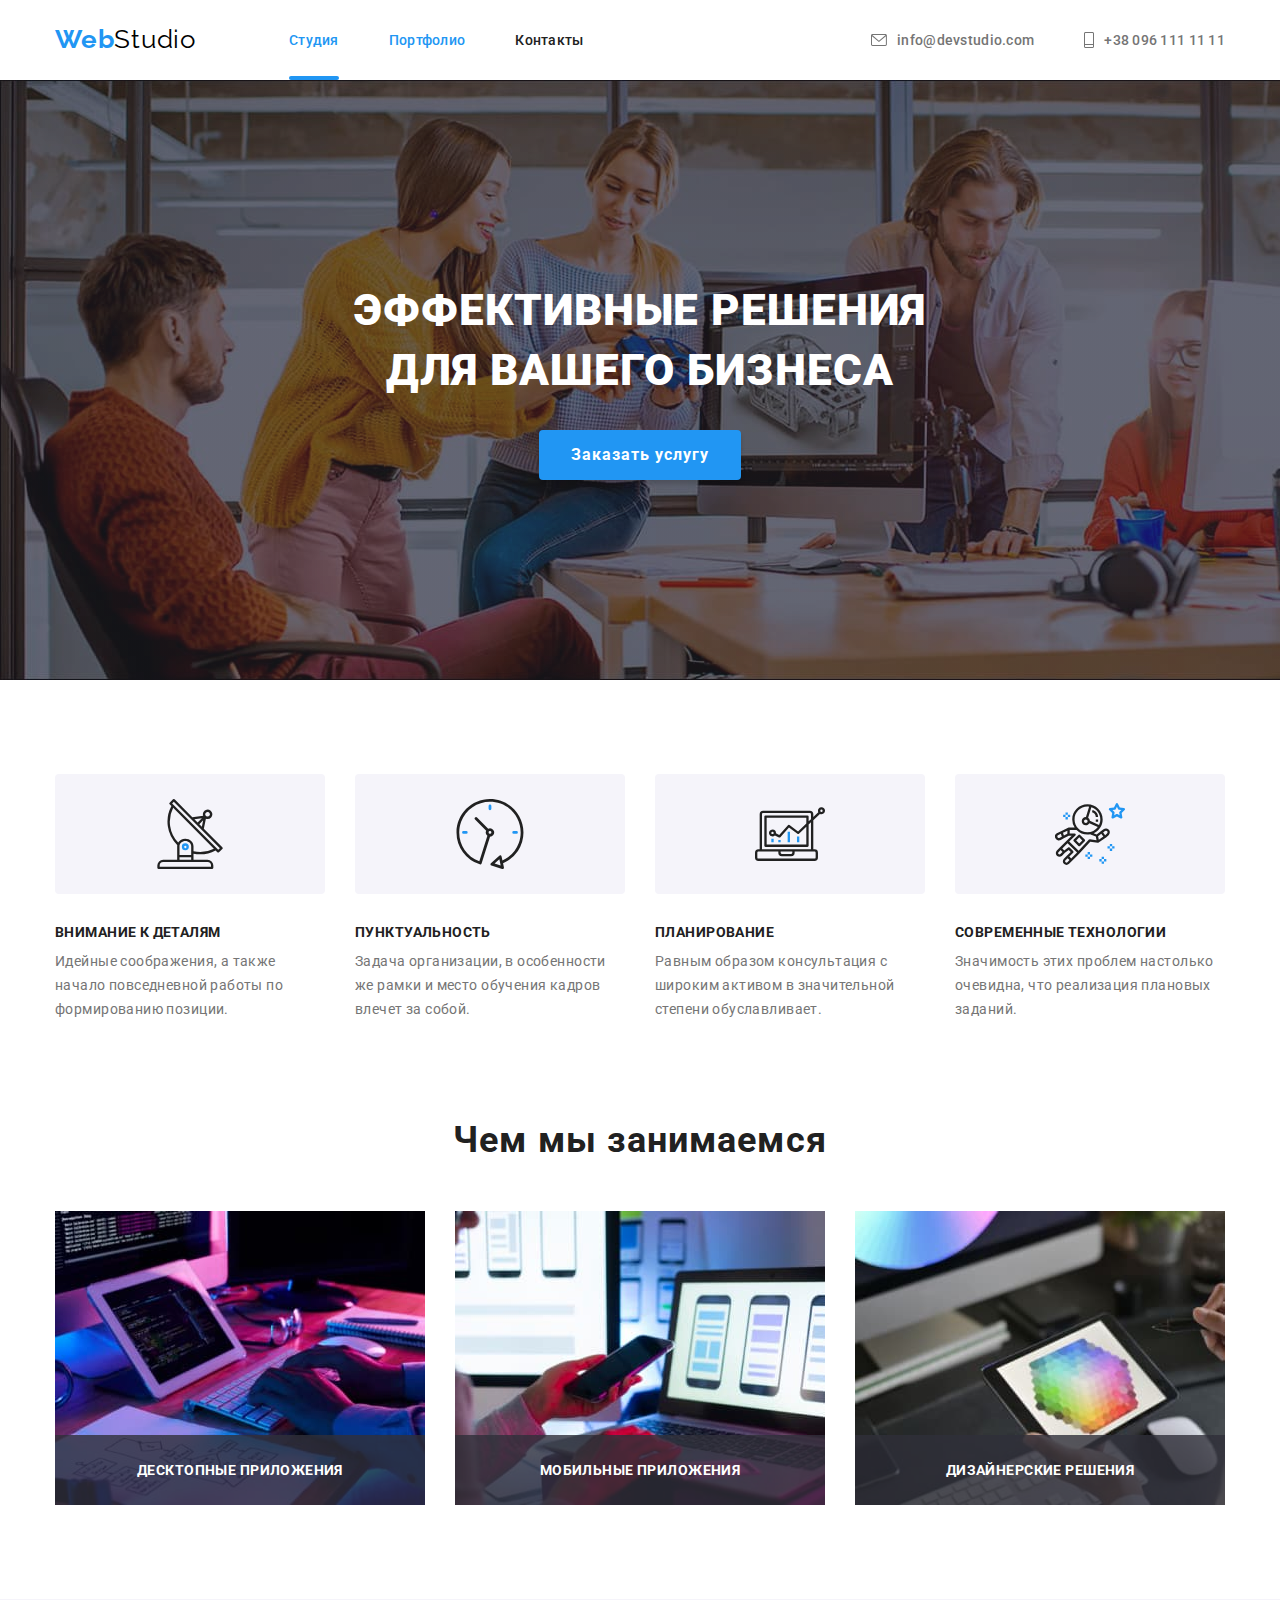
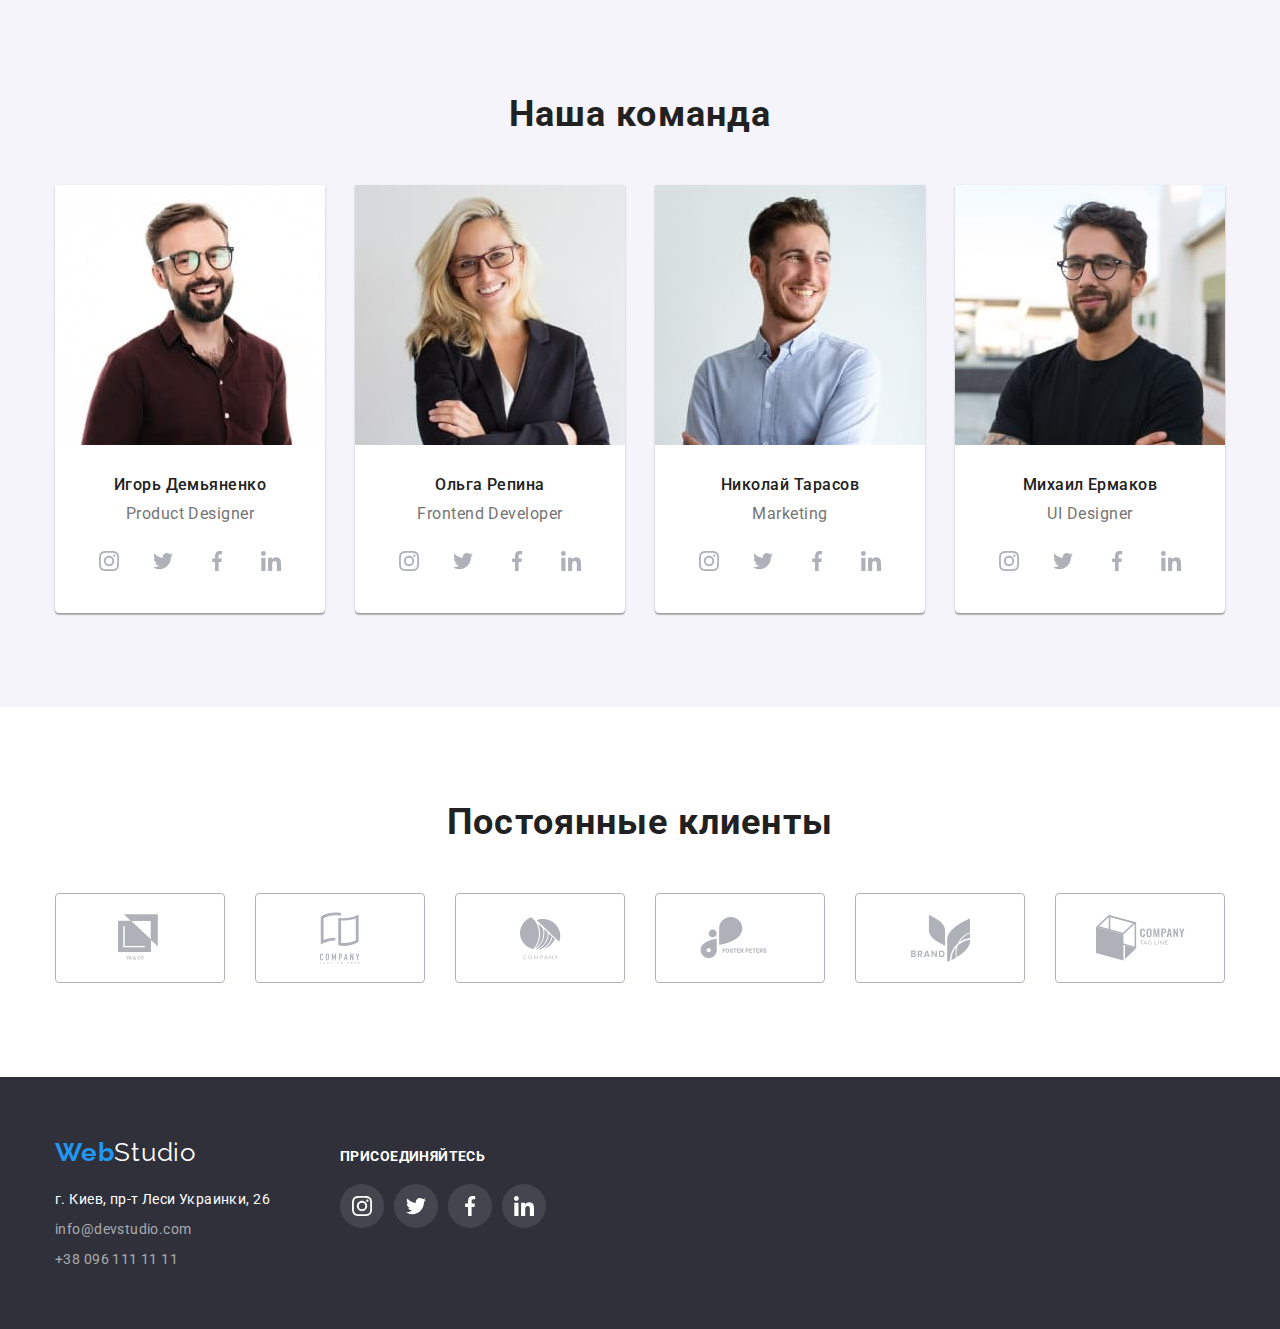
<file: index.html>
<!DOCTYPE html>
<html lang="ru">
<head>
  <meta charset="UTF-8">
  <meta name="viewport" content="width=device-width, initial-scale=1.0">
  <title>Студия</title>
  <link rel="preconnect" href="https://fonts.gstatic.com">
  <link href="https://fonts.googleapis.com/css2?family=Raleway:wght@700&family=Roboto:wght@400;500;700;900&display=swap"
    rel="stylesheet">
  <link rel="stylesheet" href="./css/modern-normalize.css">
  <link rel="stylesheet" href="./css/styles.css">
</head>
<body>
  <!-- хедер -->
  <header class="header-section">
    <div class="container header-div">
      <nav class="navigation">
        <a class="nav-logo" href="./index.html">
          <p class="logo">Web<span>Studio</span></p> 
        </a>
        <ul class="nav-list">
          <li class="item"><a class="nav-link current" href="./index.html">Студия</a></li>
          <li class="item"><a class="nav-link" href="./portfolio.html">Портфолио</a></li>
          <li class="item"><a class="nav-link" href="">Контакты</a></li>
        </ul>
      </nav>
      <address>
        <ul class="nav-contacts">
          <li class="item"><a class="nav-contact" href="mailto:info@devstudio.com">
            <svg class="nav-svg" width="16" height="12">
              <use href="./images/sprite.svg#mail"></use>
            </svg>
            info@devstudio.com
          </a></li>
          <li class="item"><a class="nav-contact" href="tel:+380961111111">
            <svg class="nav-svg" width="10" height="16">
              <use href="./images/sprite.svg#phone"></use>
            </svg>
            +38 096 111 11 11
          </a></li>
        </ul>
      </address>
    </div>
  </header>
    <!-- майн -->
  <main>
      
    <!-- Hero-section -->
    <section class="hero-section">
      <h1 class="hero-title">ЭФФЕКТИВНЫЕ РЕШЕНИЯ<br>ДЛЯ ВАШЕГО БИЗНЕСА</h1>
      <button type="button" class="hero-button" data-modal-open>Заказать услугу</button>
    </section>
      <!-- Advantages-section -->

    <section class="advantages-section">
      <div class="container">
        <!-- скрытый заголовок -->
        <h2 class="visually-hidden">Преимущества</h2>
        <ul class="advantages-list">
          <li class="advantages-item">
            <div class="advantages-div">
              <svg class="advantages-icons" width="70" height="70">
                <use class="antenna-icon" href="./images/sprite.svg#antenna"></use>
              </svg>
            </div>
            <h3>ВНИМАНИЕ К ДЕТАЛЯМ</h3>
            <p>Идейные соображения, а также начало повседневной работы по формированию позиции.</p>
          </li>
          <li class="advantages-item antenna-icon">
            <div class="advantages-div">
              <svg class="advantages-icons" width="70" height="70">
                <use href="./images/sprite.svg#clock" width="70" height="70"></use>
              </svg>
            </div>
            <h3>ПУНКТУАЛЬНОСТЬ</h3>
            <p>Задача организации, в особенности же рамки и место обучения кадров влечет за собой.</p>
          </li>
          <li class="advantages-item">
            <div class="advantages-div">
              <svg class="advantages-icons" width="70" height="70">
                <use href="./images/sprite.svg#diagram"></use>
              </svg>
            </div>
            <h3>ПЛАНИРОВАНИЕ</h3>
            <p>Равным образом консультация с широким активом в значительной степени обуславливает.</p>
          </li>
          <li class="advantages-item">
            <div class="advantages-div">
              <svg class="advantages-icons" width="70" height="70">
                <use href="./images/sprite.svg#astronaut"></use>
              </svg>
            </div>
            <h3>СОВРЕМЕННЫЕ ТЕХНОЛОГИИ</h3>
            <p>Значимость этих проблем настолько очевидна, что реализация плановых заданий.</p>
          </li>
        </ul>
      </div>  
    </section>
    <!-- Illustrations-section -->
    <section class="illustrations-section">
      <div class="container"> 
        <h2 class="illustrations-title">Чем мы занимаемся</h2>
        <ul class="illustrations-list">
          <li class="item">
            <img src="./images/img1.jpg" alt="Программист крупным планом работает за столом в офисе" width="370">
            <p class="illustrations-text">десктопные приложения</p>
          </li>
          <li class="item">
            <img src="./images/img2.jpg" alt="Веб-дизайнеры пользовательского интерфейса разрабатывают приложения для смартфонов, команда разработчиков работает над интерфейсом мобильных телефонов" width="370">
            <p class="illustrations-text">мобильные приложения</p>
          </li>
          <li class="item">
            <img src="./images/img3.jpg" alt="Креативный художник веб-дизайна с рабочим графическим планшетом для выбора цвета" width="370">
            <p class="illustrations-text">дизайнерские решения</p>
          </li>
        </ul>
      </div>
    </section>
    <!-- Team-section -->
    <section class="team-section">
      <div class="container">
        <h2 class="team-title">Наша команда</h2>
        <ul class="team-list">
          <li class="item">
            <img src="./images/photo1.jpg" alt="Игорь Демьяненко" width="270">
            <h3 class="teammate">Игорь Демьяненко</h3>
            <p class="teammate-profession" lang="en">Product Designer</p>
            <ul class="social-list">
              <li class="social-item">
                <a class="social-link" href="">
                  <svg width="20" height="20">
                    <use href="./images/sprite.svg#instagram"></use>
                  </svg>
                </a>
              </li>
              <li class="social-item">
                <a class="social-link" href="">
                  <svg width="20" height="20">
                    <use href="./images/sprite.svg#twitter"></use>
                  </svg>
                </a>
              </li>
              <li class="social-item">
                <a class="social-link" href=".">
                  <svg width="20" height="20">
                    <use href="./images/sprite.svg#facebook"></use>
                  </svg>
                </a>
              </li>
              <li class="social-item">
                <a class="social-link" href="">
                  <svg width="20" height="20">
                    <use href="./images/sprite.svg#linkedin"></use>
                  </svg>
                </a>
              </li>
            </ul>
          </li>
          <li class="item">
            <img src="./images/photo2.jpg" alt="Ольга Репина" width="270">
            <h3 class="teammate">Ольга Репина</h3>
            <p class="teammate-profession" lang="en">Frontend Developer</p>
            <ul class="social-list">
              <li class="social-item">
                <a class="social-link" href="">
                  <svg width="20" height="20">
                    <use href="./images/sprite.svg#instagram"></use>
                  </svg>
                </a>
              </li>
              <li class="social-item">
                <a class="social-link" href="">
                  <svg width="20" height="20">
                    <use href="./images/sprite.svg#twitter"></use>
                  </svg>
                </a>
              </li>
              <li class="social-item">
                <a class="social-link" href="">
                  <svg width="20" height="20">
                    <use href="./images/sprite.svg#facebook"></use>
                  </svg>
                </a>
              </li>
              <li class="social-item">
                <a class="social-link" href="">
                  <svg width="20" height="20">
                    <use href="./images/sprite.svg#linkedin"></use>
                  </svg>
                </a>
              </li>
            </ul>
          </li>
          <li class="item">
            <img src="./images/photo3.jpg" alt="Николай Тарасов" width="270">
            <h3 class="teammate">Николай Тарасов</h3>
            <p class="teammate-profession" lang="en">Marketing</p>
            <ul class="social-list">
              <li class="social-item">
                <a class="social-link" href="">
                  <svg width="20" height="20">
                    <use href="./images/sprite.svg#instagram"></use>
                  </svg>
                </a>
              </li>
              <li class="social-item">
                <a class="social-link" href="">
                  <svg width="20" height="20">
                    <use href="./images/sprite.svg#twitter"></use>
                  </svg>
                </a>
              </li>
              <li class="social-item">
                <a class="social-link" href="">
                  <svg width="20" height="20">
                    <use href="./images/sprite.svg#facebook"></use>
                  </svg>
                </a>
              </li>
              <li class="social-item">
                <a class="social-link" href="">
                  <svg width="20" height="20">
                    <use href="./images/sprite.svg#linkedin"></use>
                  </svg>
                </a>
              </li>
            </ul>
          </li>
          <li class="item">
            <img src="./images/photo4.jpg" alt="Михаил Ермаков" width="270">
            <h3 class="teammate">Михаил Ермаков</h3>
            <p class="teammate-profession" lang="en">UI Designer</p>
            <ul class="social-list">
              <li class="social-item">
                <a class="social-link" href="">
                  <svg width="20" height="20">
                    <use href="./images/sprite.svg#instagram"></use>
                  </svg>
                </a>
              </li>
              <li class="social-item">
                <a class="social-link" href="">
                  <svg width="20" height="20">
                    <use href="./images/sprite.svg#twitter"></use>
                  </svg>
                </a>
              </li>
              <li class="social-item">
                <a class="social-link" href="">
                  <svg width="20" height="20">
                    <use href="./images/sprite.svg#facebook"></use>
                  </svg>
                </a>
              </li>
              <li class="social-item">
                <a class="social-link" href="">
                  <svg width="20" height="20">
                    <use href="./images/sprite.svg#linkedin"></use>
                  </svg>
                </a>
              </li>
            </ul>
          </li>
        </ul>
      </div>
    </section>
    <section class="clients-section">
      <div class="container">
        <h2 class="clients-title team-title">Постоянные клиенты<h2>
          <ul class="clients-list">
            <li>
              <a class="logo-link" href="">
                <svg class="logo-svg" width="44" height="49">
                  <use href="./images/sprite.svg#logo1"></use>
                </svg>
              </a>
            </li>
            <li>
              <a class="logo-link" href="">
                <svg class="logo-svg" width="40" height="52">
                  <use href="./images/sprite.svg#logo2"></use>
                </svg>
              </a>
            </li>
            <li>
              <a class="logo-link" href="">
                <svg class="logo-svg" width="41" height="47">
                  <use href="./images/sprite.svg#logo3"></use>
                </svg>
              </a>
            </li>
            <li>
              <a class="logo-link" href="">
                <svg class="logo-svg" width="82" height="42">
                  <use href="./images/sprite.svg#logo4"></use>
                </svg>
              </a>
            </li>
            <li>
              <a class="logo-link" href="">
                <svg class="logo-svg" width="59" height="47">
                  <use href="./images/sprite.svg#logo5" ></use>
                </svg>
              </a>
            </li>
            <li>
              <a class="logo-link" href="">
                <svg class="logo-svg" width="89" height="46">
                  <use href="./images/sprite.svg#logo6"></use>
                </svg>
              </a>
            </li>
          </ul>
      </div>
    </section>
  </main>
    <!-- Footer -->
  <footer class="footer-section">
    <div class="container flex-div">
      <div>
        <a class="footer-logo" href="./index.html">
          <p class="logo">Web<span>Studio</span></p>
        </a>
        <address>
          <p class="footer-address">г. Киев, пр-т Леси Украинки, 26</p>
          <ul class="footer-contacts">
            <li class="item"><a class="footer-contact" href="mailto:info@devstudio.com">info@devstudio.com</a></li>
            <li class="item"><a class="footer-contact" href="tel:+380961111111">+38 096 111 11 11</a></li>
          </ul>
        </address>
      </div>
      <div class="footer-socials">
        <b class="join">ПРИСОЕДИНЯЙТЕСЬ</b>
        <ul class="social-list lower">
          <li class="social-item">
            <a class="social-link lower" href="">
              <svg width="20" height="20">
                <use href="./images/sprite.svg#instagram"></use>
              </svg>
            </a>
          </li>
          <li class="social-item">
            <a class="social-link lower" href="">
              <svg width="20" height="20">
                <use href="./images/sprite.svg#twitter"></use>
              </svg>
            </a>
          </li>
          <li class="social-item">
            <a class="social-link lower" href="">
              <svg width="20" height="20">
                <use href="./images/sprite.svg#facebook"></use>
              </svg>
            </a>
          </li>
          <li class="social-item">
            <a class="social-link lower" href="">
              <svg width="20" height="20">
                <use href="./images/sprite.svg#linkedin"></use>
              </svg>
            </a>
          </li>
        </ul>        
      </div>
    </div>
  </footer>
  <div class="backdrop is-hidden" data-modal>
    <div class="modal">
      <button class="modal-close-button" type="button" data-modal-close>
        <svg width="11" height="11">
          <use href="./images/sprite.svg#close"></use>
        </svg>
      </button>
    </div>
  </div>
  <script src="./js/modal.js"></script>
</body>
</html>
</file>
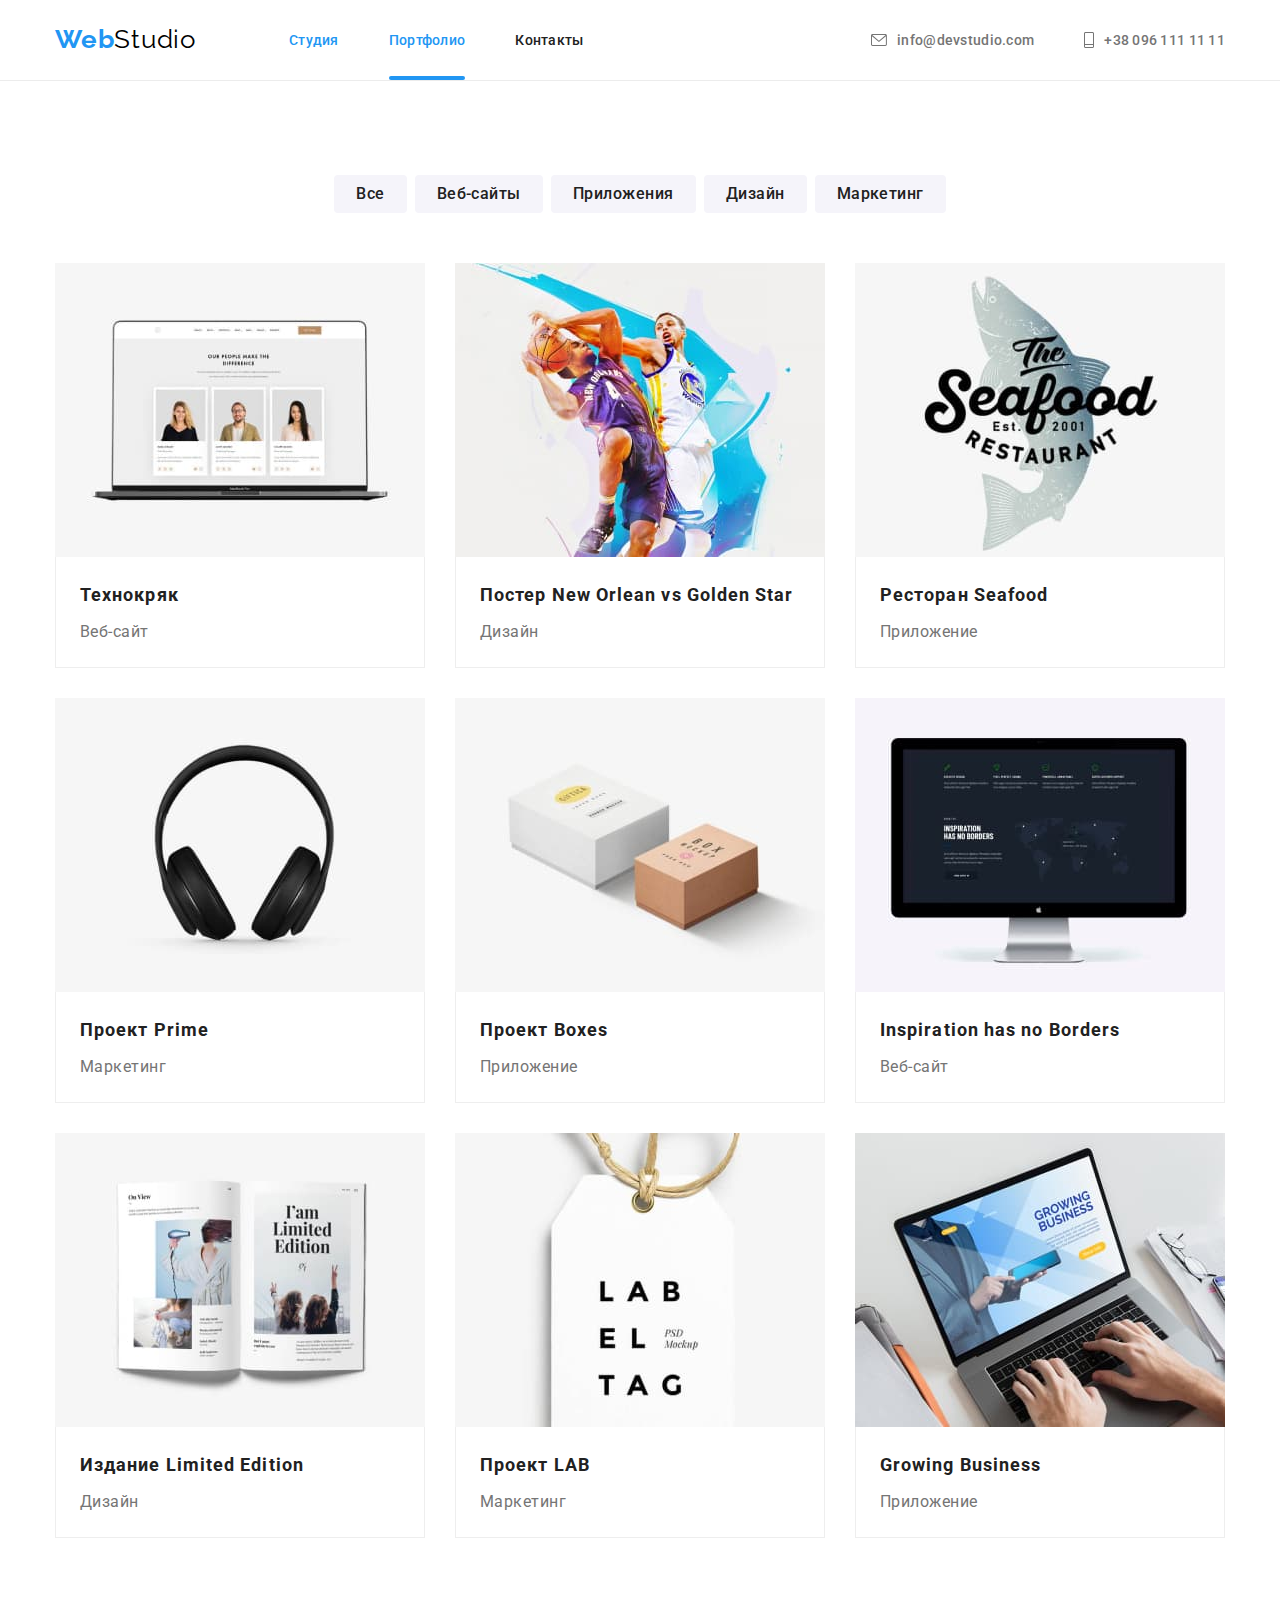
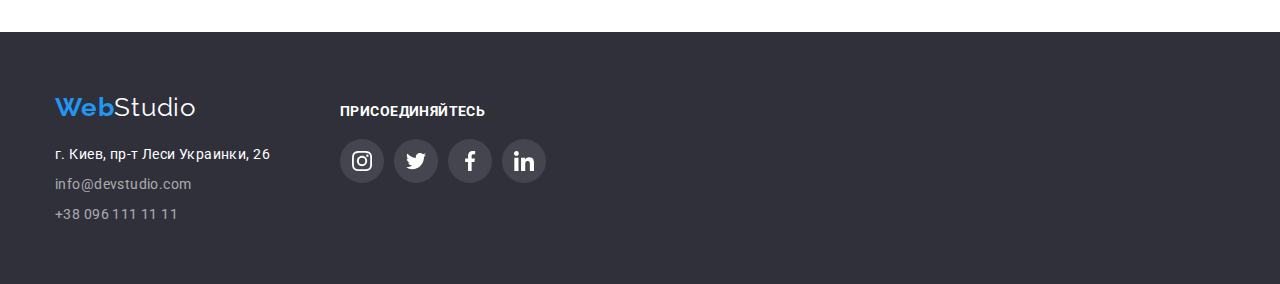
<file: portfolio.html>
<!DOCTYPE html>
<html lang="ru">

<head>
  <meta charset="UTF-8">
  <meta name="viewport" content="width=device-width, initial-scale=1.0">
  <title>Портфолио</title>
  <link rel="preconnect" href="https://fonts.gstatic.com">
  <link href="https://fonts.googleapis.com/css2?family=Oleo+Script&family=Raleway:wght@700&family=Roboto:wght@400;500;700;900&display=swap"
    rel="stylesheet">
  <link rel="stylesheet" href="./css/modern-normalize.css">
  <link rel="stylesheet" href="./css/styles.css">
</head>

<body>
  <!-- хедер -->
  <header>
    <div class="container header-div">
      <nav class="navigation">
        <a class="nav-logo" href="./index.html">
          <p class="logo">Web<span>Studio</span></p>
        </a>
        <ul class="nav-list">
          <li class="item"><a class="nav-link" href="./index.html">Студия</a></li>
          <li class="item"><a class="nav-link current" href="./portfolio.html">Портфолио</a></li>
          <li class="item"><a class="nav-link" href="">Контакты</a></li>
        </ul>
      </nav>
      <address>
        <ul class="nav-contacts">
          <li class="item"><a class="nav-contact" href="mailto:info@devstudio.com">
              <svg class="nav-svg" width="16" height="12">
                <use href="./images/sprite.svg#mail"></use>
              </svg>
              info@devstudio.com
            </a></li>
          <li class="item"><a class="nav-contact" href="tel:+380961111111">
              <svg class="nav-svg" width="10" height="16">
                <use href="./images/sprite.svg#phone"></use>
              </svg>
              +38 096 111 11 11
            </a></li>
        </ul>
      </address>
    </div>
  </header>
  <!-- майн -->
  <main>

    <!-- Portfolio section -->
    <section class="projects-section">
      <div class="container">
        <!-- Скрытый заголовок -->
        <h1 class="visually-hidden">Наши проекты</h1>     
        <ul class="sorter-list">
          <li><button class="sorter-button" type="button">Все</button></li>
          <li><button class="sorter-button" type="button">Веб-сайты</button></li>
          <li><button class="sorter-button" type="button">Приложения</button></li>
          <li><button class="sorter-button" type="button">Дизайн</button></li>
          <li><button class="sorter-button" type="button">Маркетинг</button></li>
        </ul>
        <ul class="items-list">
          <li>
            <a class="items-link" href="#">
              <div class="overlay">
                <img src="./images/Portfolio/img.jpg" alt="Скриншот сайта" width="370">
                <p class="hidden-text">Технокряк это современная площадка распространения коронавируса. Компании используют эту платформу для цифрового шпионажа и атак на защищённые сервера конкурентов.</p>
              </div>
              <div class="items-content">
                <h2>Технокряк</h2>
                <p>Веб-сайт</p>
              </div>
            </a>
          </li>
          <li>
            <a class="items-link" href="#">
              <div class="overlay">
                <img src="./images/Portfolio/img-1.jpg" alt="Два игрока в баскетбол" width="370">
                <p class="hidden-text">Технокряк это современная площадка распространения коронавируса. Компании используют эту платформу для цифрового шпионажа и атак на защищённые сервера конкурентов.</p>
              </div>
              <div class="items-content">
                <h2>Постер New Orlean vs Golden Star</h2>
                <p>Дизайн</p>   
              </div>           
            </a>
          </li>
          <li>
            <a class="items-link" href="#">
              <div class="overlay">
                <img src="./images/Portfolio/img-2.jpg" alt="Логотип ресторана" width="370">
                <p class="hidden-text">Технокряк это современная площадка распространения коронавируса. Компании используют эту платформу для цифрового шпионажа и атак на защищённые сервера конкурентов.</p>
              </div>
              <div class="items-content">
                <h2>Ресторан Seafood</h2>
                <p>Приложение</p>
              </div>
            </a>
          </li>
          <li>
            <a class="items-link" href="#">
              <div class="overlay">
                <img src="./images/Portfolio/img-3.jpg" alt="Наушники" width="370">
                <p class="hidden-text">Технокряк это современная площадка распространения коронавируса. Компании используют эту платформу для цифрового шпионажа и атак на защищённые сервера конкурентов.</p>
              </div>
              <div class="items-content">
                <h2>Проект Prime</h2>
                <p>Маркетинг</p>
              </div>              
            </a>
          </li>
          <li>
            <a class="items-link" href="#">
              <div class="overlay">
                <img src="./images/Portfolio/img-4.jpg" alt="Белая и коричневая упаковки" width="370">
                <p class="hidden-text">Технокряк это современная площадка распространения коронавируса. Компании используют эту платформу для цифрового шпионажа и атак на защищённые сервера конкурентов.</p>
              </div>
              <div class="items-content">
                <h2>Проект Boxes</h2>
                <p>Приложение</p>
              </div>
            </a>
          </li>
          <li>
            <a class="items-link" href="#">
              <div class="overlay">
                <img src="./images/Portfolio/img-5.jpg" alt="Монитор с открытым сайтом" width="370">
                <p class="hidden-text">Технокряк это современная площадка распространения коронавируса. Компании используют эту платформу для цифрового шпионажа и атак на защищённые сервера конкурентов.</p>
              </div>
              <div class="items-content">
                <h2>Inspiration has no Borders</h2>
                <p>Веб-сайт</p>
              </div>             
            </a>
          </li>
          <li>
            <a class="items-link" href="#">
              <div class="overlay">
                <img src="./images/Portfolio/img-6.jpg" alt="Открытая книжка" width="370">
                <p class="hidden-text">Технокряк это современная площадка распространения коронавируса. Компании используют эту платформу для цифрового шпионажа и атак на защищённые сервера конкурентов.</p>
              </div>
              <div class="items-content">
                <h2>Издание Limited Edition</h2>
                <p>Дизайн</p>
   
              </div>           
            </a>
          </li>
          <li>
            <a class="items-link" href="#">
              <div class="overlay">
                <img src="./images/Portfolio/img-7.jpg" alt="Бирка LAB EL TAG" width="370">
                <p class="hidden-text">Технокряк это современная площадка распространения коронавируса. Компании используют эту платформу для цифрового шпионажа и атак на защищённые сервера конкурентов.</p>
              </div>
              <div class="items-content">
                <h2>Проект LAB</h2>
                <p>Маркетинг</p>
              </div>              
            </a>
          </li>
          <li>
            <a class="items-link" href="#">
              <div class="overlay">
                <img src="./images/Portfolio/img-8.jpg" alt="Работа за ноутбуком в приложении Growing Business" width="370">
                <p class="hidden-text">Технокряк это современная площадка распространения коронавируса. Компании используют эту платформу для цифрового шпионажа и атак на защищённые сервера конкурентов.</p>
              </div>
              <div class="items-content">
                <h2>Growing Business</h2>
                <p>Приложение</p>
              </div>
            </a>
          </li>
        </ul>
      </div>
    </section>

  </main>
  <!-- футер -->
  <footer class="footer-section">
    <div class="container flex-div">
      <div>
        <a class="footer-logo" href="./index.html">
          <p class="logo">Web<span>Studio</span></p>
        </a>
        <address>
          <p class="footer-address">г. Киев, пр-т Леси Украинки, 26</p>
          <ul class="footer-contacts">
            <li class="item"><a class="footer-contact" href="mailto:info@devstudio.com">info@devstudio.com</a></li>
            <li class="item"><a class="footer-contact" href="tel:+380961111111">+38 096 111 11 11</a></li>
          </ul>
        </address>
      </div>
      <div class="footer-socials">
        <b class="join">ПРИСОЕДИНЯЙТЕСЬ</b>
        <ul class="social-list lower">
          <li class="social-item">
            <a class="social-link lower" href="">
              <svg width="20" height="20">
                <use href="./images/sprite.svg#instagram"></use>
              </svg>
            </a>
          </li>
          <li class="social-item">
            <a class="social-link lower" href="">
              <svg width="20" height="20">
                <use href="./images/sprite.svg#twitter"></use>
              </svg>
            </a>
          </li>
          <li class="social-item">
            <a class="social-link lower" href="">
              <svg width="20" height="20">
                <use href="./images/sprite.svg#facebook"></use>
              </svg>
            </a>
          </li>
          <li class="social-item">
            <a class="social-link lower" href="">
              <svg width="20" height="20">
                <use href="./images/sprite.svg#linkedin"></use>
              </svg>
            </a>
          </li>
        </ul>
      </div>
    </div>
  </footer>
</body>

</html>
</file>
<file: css/styles.css>
:root {
  /* --basic-bg-color: #e5e5e5; */
  --primary-bg-color: #ffffff;
  --secondary-bg-color: #2f303a;
  --tertiary-bg-color: #f5f4fa;
  --primary-text-color: #757575;
  --title-text-color: #212121;
  --accent-color: #2196f3;
  --footer-contacts-color: rgba(255, 255, 255, 0.6);
  --border-color: #ececec;
  --svg-color: #afb1b8;
}

body {
  font-family: "Roboto", sans-serif;
  background-color: var(--primary-bg-color);
  color: var(--primary-text-color);
}

h2,
h3 {
  color: var(--title-text-color);
  font-style: normal;
}
a {
  text-decoration: none;
}

ul {
  list-style: none;
}

:hover,
:focus {
  transition: 250ms cubic-bezier(0.4, 0, 0.2, 1);
}

.container {
  width: 1200px;
  padding-left: 15px;
  padding-right: 15px;
  margin-left: auto;
  margin-right: auto;
}
/* Header */

.header-div {
  display: flex;
  align-items: center;
  justify-content: space-between;
}

.navigation {
  display: flex;
  align-items: center;
}
.nav-logo {
  display: block;
  margin-right: 93px;
}

.logo {
  color: #2196f3;
  font-family: "Raleway";
  font-weight: 700;
  font-size: 26px;
  line-height: 1.193;
  letter-spacing: 0.03em;
}
nav .logo span {
  /* font-family: Oleo Script; */
  color: #000000;
  font-weight: 400;
  /* line-height: 1.38; */
}

.nav-list {
  display: flex;
}

.nav-list > .item:not(:last-child) {
  margin-right: 50px;
}

.nav-link {
  display: block;
  padding-top: 32px;
  padding-bottom: 32px;
  color: var(--title-text-color);
  font-style: normal;
  font-weight: 500;
  font-size: 14px;
  line-height: 1.143;
  letter-spacing: 0.02em;
}

.nav-contacts {
  display: flex;
}

.nav-contacts > .item:not(:last-child) {
  margin-right: 50px;
}

.nav-contact {
  display: flex;
  align-items: center;
  color: var(--primary-text-color);
  font-style: normal;
  font-weight: 500;
  font-size: 14px;
  line-height: 1.143;
  letter-spacing: 0.02em;
}

.nav-svg {
  margin-right: 10px;
  fill: currentColor;
}

.nav-link:hover,
.nav-link:focus,
.nav-contact:hover,
.nav-contact:focus,
.nav-link:link,
.nav-link.current {
  color: var(--accent-color);
}

.nav-link {
  position: relative;
}

.nav-link.current::after {
  content: "";
  position: absolute;
  bottom: 0;
  display: block;
  width: 100%;
  height: 4px;
  border-radius: 2px;
  background: var(--accent-color);
}

/* Studio main */
/* Hero-section */
.hero-section {
  max-width: 1600px;
  margin: 0 auto;
  padding-top: 200px;
  padding-bottom: 200px;
  background-color: var(--secondary-bg-color);
  color: #ffffff;
  font-style: normal;
  text-align: center;
  letter-spacing: 0.06em;
  background-image: linear-gradient(
      to right,
      rgba(47, 48, 58, 0.4),
      rgba(47, 48, 58, 0.4)
    ),
    url(../images/herobg.jpg);
}

.hero-title {
  margin-bottom: 30px;
  font-weight: 900;
  font-size: 44px;
  line-height: 1.364;
  text-transform: uppercase;
}

.hero-button {
  display: inline-block;
  padding: 10px 32px;
  box-shadow: 0px 4px 4px rgba(0, 0, 0, 0.15);
  border-radius: 4px;
  border: 0;
  background-color: var(--accent-color);
  color: #ffffff;
  text-align: center;
  font-family: Roboto, sans-serif;
  font-weight: 700;
  font-size: 16px;
  line-height: 1.875;
  letter-spacing: 0.06em;
  cursor: pointer;
}

.hero-button:hover,
.hero-button:focus {
  color: var(--accent-color);
  background-color: #ffffff;
}

.backdrop {
  position: fixed;
  top: 0;
  left: 0;
  width: 100%;
  height: 100%;
  background-color: rgba(0, 0, 0, 0.2);
  opacity: 1;
  transition: opacity 700ms ease;
}
.backdrop.is-hidden {
  pointer-events: none;
  opacity: 0;
}

.modal {
  position: absolute;

  top: 50%;
  left: 50%;
  transform: scale(1) translate(-50%, -50%);
  transition: transform 1000ms ease-in;
  min-width: 528px;
  min-height: 581px;
  background: #ffffff;
  box-shadow: 0px 1px 3px rgba(0, 0, 0, 0.12), 0px 1px 1px rgba(0, 0, 0, 0.14),
    0px 2px 1px rgba(0, 0, 0, 0.2);
  border-radius: 4px;
}

.backdrop.is-hidden .modal {
  transform: scale(0.7) translate(-70%, -70%);
}

.modal-close-button {
  position: absolute;
  display: flex;
  align-items: center;
  justify-content: center;
  right: 8px;
  top: 8px;
  width: 30px;
  height: 30px;
  background: #ffffff;
  border: 1px solid rgba(0, 0, 0, 0.1);
  border-radius: 50%;
}

/* Section-2 */

.advantages-section {
  padding-top: 94px;
  padding-bottom: 94px;
}

.advantages-list {
  display: flex;
}

.advantages-list > .advantages-item {
  width: calc((100%-60px) / 4);
}

.advantages-list .advantages-item:not(:last-child) {
  margin-right: 30px;
}

.advantages-div {
  display: flex;
  flex-wrap: wrap;
  width: 270px;
  height: 120px;
  margin-bottom: 30px;
  background-color: var(--tertiary-bg-color);
  border-radius: 4px;
}

.advantages-icons {
  margin: auto auto;
}

.advantages-list h3 {
  margin-bottom: 10px;
  font-weight: 700;
  font-size: 14px;
  line-height: 1.143;
  letter-spacing: 0.03em;
  text-transform: uppercase;
}

.advantages-list p {
  height: 75px;
  font-weight: 400;
  font-size: 14px;
  line-height: 1.714;
  letter-spacing: 0.03em;
}

/* Section-3 */
.illustrations-section {
  padding-bottom: 94px;
}

.illustrations-title {
  margin-bottom: 50px;
  font-weight: 700;
  font-size: 36px;
  line-height: 1.17;
  text-align: center;
  letter-spacing: 0.03em;
}

.illustrations-list {
  display: flex;
}

.illustrations-list > .item + .item {
  margin-left: 30px;
}

.illustrations-list > li {
  position: relative;
}

.illustrations-text {
  position: absolute;
  bottom: 0;
  padding: 27px 0px;
  color: #ffffff;
  background: rgba(47, 48, 58, 0.8);
  width: 100%;
  font-style: normal;
  font-weight: 700;
  font-size: 14px;
  line-height: 1.143;
  text-align: center;
  letter-spacing: 0.03em;
  text-transform: uppercase;
}

/* Section-4 */
.team-section {
  padding-top: 94px;
  padding-bottom: 94px;
  background-color: var(--tertiary-bg-color);
}

.team-list {
  display: flex;
}

.team-list > .item {
  width: calc((100%-90px) / 4);
  background-color: var(--primary-bg-color);
  box-shadow: 0px 1px 3px rgba(0, 0, 0, 0.12), 0px 1px 1px rgba(0, 0, 0, 0.14),
    0px 2px 1px rgba(0, 0, 0, 0.2);
  border-radius: 0px 0px 4px 4px;
}

.team-list > .item:not(:last-child) {
  margin-right: 30px;
}

.team-title {
  margin-bottom: 50px;
  font-weight: 700;
  font-size: 36px;
  line-height: 1.17;
  text-align: center;
  letter-spacing: 0.03em;
}

.teammate {
  padding-top: 30px;
  margin-bottom: 10px;
  font-weight: 500;
  font-size: 16px;
  line-height: 1.1875;
  text-align: center;
  letter-spacing: 0.03em;
}

.teammate-profession {
  margin-bottom: 16px;
  font-weight: 400;
  font-size: 16px;
  line-height: 1.1875;
  text-align: center;
  letter-spacing: 0.03em;
}

.social-list {
  display: flex;
  justify-content: center;
  align-items: center;
  padding-bottom: 30px;
}

.social-item {
  justify-content: center;
  align-items: center;
}

.social-list .social-item:not(:last-child) {
  margin-right: 10px;
}

.social-link {
  display: inline-flex;
  width: 44px;
  height: 44px;
  border-radius: 50%;
  justify-content: center;
  align-items: center;
  fill: var(--svg-color);
}

.social-link:hover,
.social-link:focus {
  fill: #ffffff;
  background-color: var(--accent-color);
}

/* Section-5 */
.clients-section {
  padding-top: 94px;
  padding-bottom: 94px;
}

.clients-list {
  display: flex;
}

.logo-link {
  display: flex;
  align-items: center;
  justify-content: center;
  width: 170px;
  height: 90px;
  color: var(--svg-color);
  border: 1px solid var(--svg-color);
  border-radius: 4px;
}

.logo-link:hover,
.logo-link:focus {
  color: var(--accent-color);
  border-color: var(--accent-color);
}

.logo-svg {
  fill: currentColor;
}

.clients-list > li:not(:last-child) {
  margin-right: 30px;
}

/* Footer */

.footer-section {
  padding-top: 60px;
  padding-bottom: 60px;
  background: var(--secondary-bg-color);
  color: #ffffff;
}

.flex-div {
  display: flex;
  align-items: baseline;
}

.footer-logo {
  display: block;
  margin-bottom: 20px;
}

.footer-logo span {
  color: #ffffff;
  /* font-family: Oleo Script; */
  font-weight: 400;
  /* line-height: 1.38; */
}

.footer-address {
  height: 21px;
  margin-bottom: 9px;
  font-family: Roboto;
  font-style: normal;
  font-weight: 400;
  font-size: 14px;
  line-height: 1.714;
  letter-spacing: 0.03em;
}

.footer-contacts > .item:not(:last-child) {
  margin-bottom: 9px;
}

.footer-contact {
  display: block;
  height: 21px;
  font-style: normal;
  font-weight: 400;
  font-size: 14px;
  line-height: 1.71;
  letter-spacing: 0.03em;
  color: var(--footer-contacts-color);
}

/* Second footer div */
.footer-socials {
  margin-left: 70px;
}

.join {
  display: block;
  margin-bottom: 20px;
  font-style: normal;
  font-weight: 700;
  font-size: 14px;
  line-height: 1.143;
  letter-spacing: 0.03em;
  text-transform: uppercase;
}

.social-list.lower {
  padding-bottom: 0px;
}

.social-link.lower {
  fill: #ffffff;
  background-color: rgba(255, 255, 255, 0.1);
}

.social-link:hover,
.social-link:focus {
  fill: #ffffff;
  background-color: var(--accent-color);
}

/* Portfolio.html */
.projects-section {
  padding-top: 94px;
  padding-bottom: 94px;
  border-top: 1px solid var(--border-color);
}

.sorter-list {
  display: flex;
  justify-content: center;
  margin-bottom: 50px;
}

.sorter-list li:not(:last-child) {
  margin-right: 8px;
}

.sorter-button {
  padding: 6px 22px;
  background-color: var(--tertiary-bg-color);
  color: var(--title-text-color);
  font-family: Roboto;
  font-style: normal;
  font-weight: 500;
  font-size: 16px;
  line-height: 1.625;
  text-align: center;
  letter-spacing: 0.03em;
  border: 0;
  border-radius: 4px;
}

.sorter-button:hover,
.sorter-button:focus {
  background-color: var(--accent-color);
  color: #ffffff;
  box-shadow: 0px 3px 1px rgba(0, 0, 0, 0.1), 0px 1px 2px rgba(0, 0, 0, 0.08),
    0px 2px 2px rgba(0, 0, 0, 0.12);
}

.items-list {
  display: flex;
  flex-wrap: wrap;
}

.items-link {
  width: calc((100%-60px) / 3);
}

.items-list > li:hover,
.items-list > li:focus {
  box-shadow: 0px 1px 1px rgba(0, 0, 0, 0.12), 0px 4px 4px rgba(0, 0, 0, 0.06),
    1px 4px 6px rgba(0, 0, 0, 0.16);
}

.items-list > li {
  margin-right: 30px;
  margin-bottom: 30px;
}

.items-list > li:nth-child(3n) {
  margin-right: 0px;
}

.items-list > li:nth-last-child(-n + 3) {
  margin-bottom: 0px;
}

.overlay {
  position: relative;
  overflow: hidden;
}

.items-link:hover .hidden-text,
.items-link:focus .hidden-text {
  opacity: 1;
  top: 50%;
  transform: translateY(-50%);
  transition: 250ms cubic-bezier(0.4, 0, 0.2, 1);
}

.hidden-text {
  opacity: 0;
  position: absolute;
  padding: 63px 24px;
  color: #ffffff;
  background: rgba(33, 150, 243, 0.9);
  font-style: normal;
  font-weight: normal;
  font-size: 18px;
  line-height: 1.56;
  letter-spacing: 0.03em;
}

.items-content {
  padding: 20px 24px;
  background: var(--primary-bg-color);
  border: 1px solid #eeeeee;
  border-top: none;
}

.items-content h2 {
  margin-bottom: 4px;
  font-weight: 700;
  font-size: 18px;
  line-height: 2;
  letter-spacing: 0.06em;
}

.items-content p {
  font-weight: normal;
  font-size: 16px;
  line-height: 1.87;
  letter-spacing: 0.03em;
  color: var(--primary-text-color);
}
</file>
